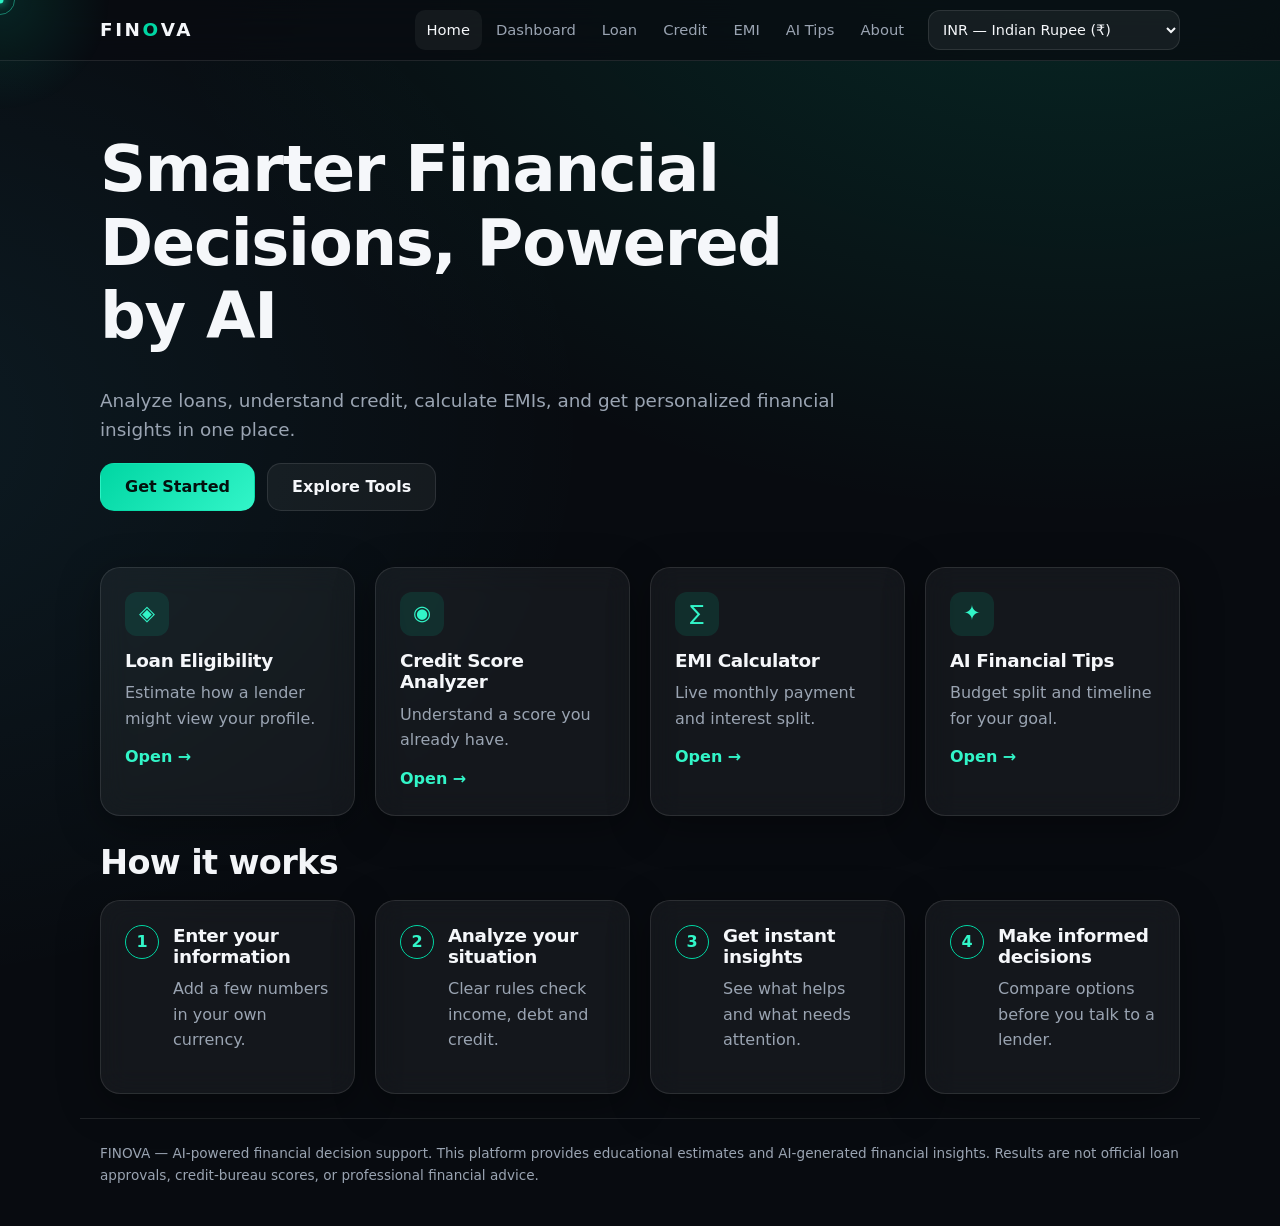
<file: project/frontend/index.html>
<!DOCTYPE html>
<html lang="en">
<head>
<meta charset="utf-8">
<meta name="viewport" content="width=device-width, initial-scale=1, viewport-fit=cover">
<title>FINOVA — Smarter Financial Decisions, Powered by AI</title>
<link rel="stylesheet" href="css/style.css">
<link rel="stylesheet" href="css/responsive.css">
<link rel="stylesheet" href="css/animations.css">
</head>
<body>
<header id="site-header"></header>
<main>
  <div class="hero">
    <h1>Smarter Financial Decisions, Powered by AI</h1>
    <p>Analyze loans, understand credit, calculate EMIs, and get personalized financial insights in one place.</p>
    <div class="row">
      <a class="btn" href="dashboard.html">Get Started</a>
      <a class="btn ghost" href="#tools-sec">Explore Tools</a>
    </div>
  </div>

  <div id="tools-sec" class="g g4 mt">
    <a class="card tool" href="loan.html"><span class="ic">◈</span><h3>Loan Eligibility</h3><p>Estimate how a lender might view your profile.</p><span class="cta">Open →</span></a>
    <a class="card tool" href="credit.html"><span class="ic">◉</span><h3>Credit Score Analyzer</h3><p>Understand a score you already have.</p><span class="cta">Open →</span></a>
    <a class="card tool" href="emi.html"><span class="ic">∑</span><h3>EMI Calculator</h3><p>Live monthly payment and interest split.</p><span class="cta">Open →</span></a>
    <a class="card tool" href="tips.html"><span class="ic">✦</span><h3>AI Financial Tips</h3><p>Budget split and timeline for your goal.</p><span class="cta">Open →</span></a>
  </div>

  <h2 class="mt">How it works</h2>
  <div class="g g4">
    <div class="card step"><b>1</b><div><h3>Enter your information</h3><p class="muted">Add a few numbers in your own currency.</p></div></div>
    <div class="card step"><b>2</b><div><h3>Analyze your situation</h3><p class="muted">Clear rules check income, debt and credit.</p></div></div>
    <div class="card step"><b>3</b><div><h3>Get instant insights</h3><p class="muted">See what helps and what needs attention.</p></div></div>
    <div class="card step"><b>4</b><div><h3>Make informed decisions</h3><p class="muted">Compare options before you talk to a lender.</p></div></div>
  </div>
</main>
<footer id="site-footer"></footer>
<script src="js/api.js"></script>
<script src="js/main.js"></script>
</body>
</html>
</file>
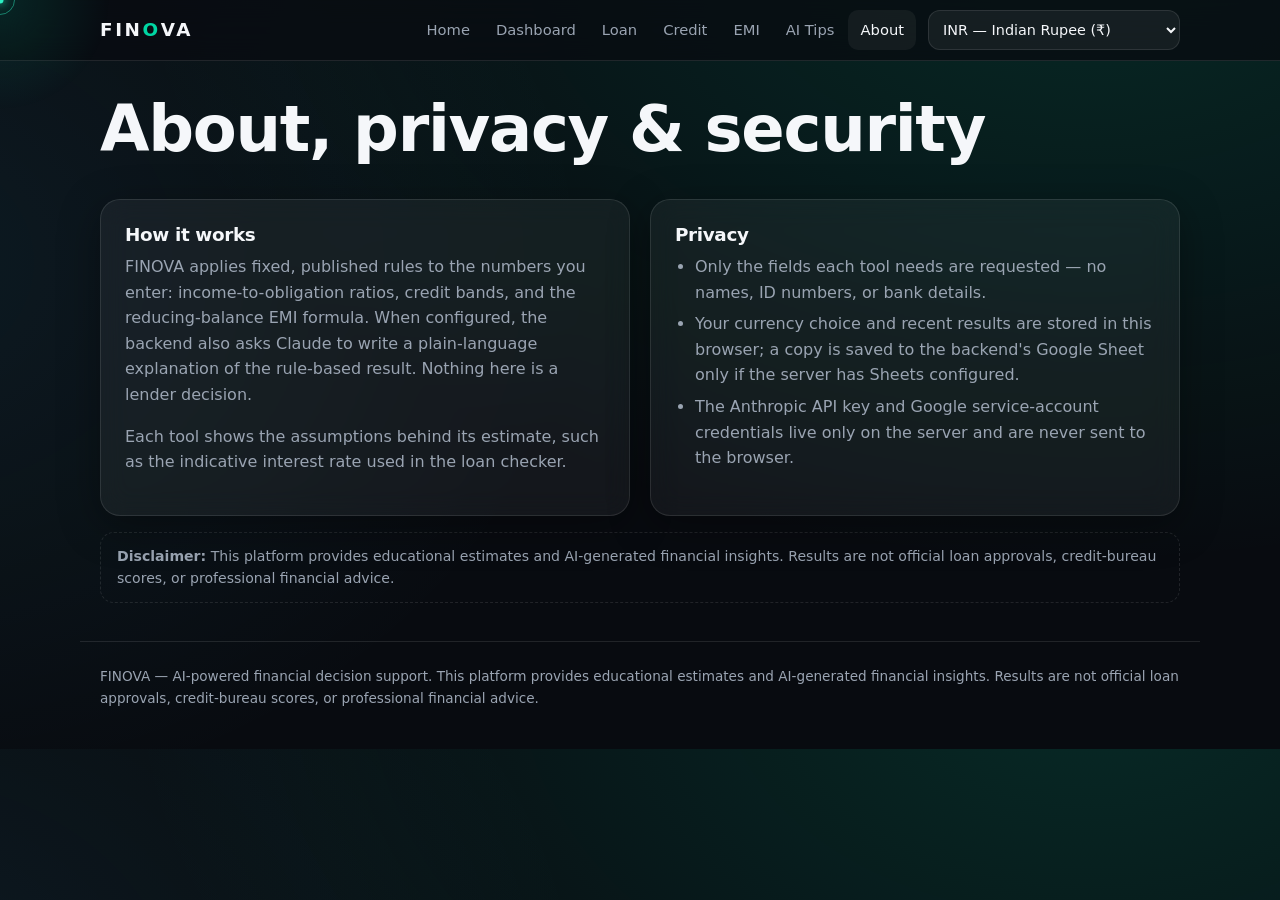
<file: project/frontend/about.html>
<!DOCTYPE html>
<html lang="en">
<head>
<meta charset="utf-8">
<meta name="viewport" content="width=device-width, initial-scale=1, viewport-fit=cover">
<title>About &amp; Privacy — FINOVA</title>
<link rel="stylesheet" href="css/style.css">
<link rel="stylesheet" href="css/responsive.css">
<link rel="stylesheet" href="css/animations.css">
</head>
<body>
<header id="site-header"></header>
<main>
  <h1>About, privacy &amp; security</h1>
  <div class="g g2">
    <div class="card">
      <h3>How it works</h3>
      <p class="muted">FINOVA applies fixed, published rules to the numbers you enter: income-to-obligation
        ratios, credit bands, and the reducing-balance EMI formula. When configured, the backend also asks
        Claude to write a plain-language explanation of the rule-based result. Nothing here is a lender
        decision.</p>
      <p class="muted">Each tool shows the assumptions behind its estimate, such as the indicative interest
        rate used in the loan checker.</p>
    </div>
    <div class="card">
      <h3>Privacy</h3>
      <ul class="pl muted">
        <li>Only the fields each tool needs are requested — no names, ID numbers, or bank details.</li>
        <li>Your currency choice and recent results are stored in this browser; a copy is saved to the
          backend's Google Sheet only if the server has Sheets configured.</li>
        <li>The Anthropic API key and Google service-account credentials live only on the server and are
          never sent to the browser.</li>
      </ul>
    </div>
  </div>
  <p class="note"><b>Disclaimer:</b> This platform provides educational estimates and AI-generated financial
    insights. Results are not official loan approvals, credit-bureau scores, or professional financial
    advice.</p>
</main>
<footer id="site-footer"></footer>
<script src="js/api.js"></script>
<script src="js/main.js"></script>
</body>
</html>
</file>
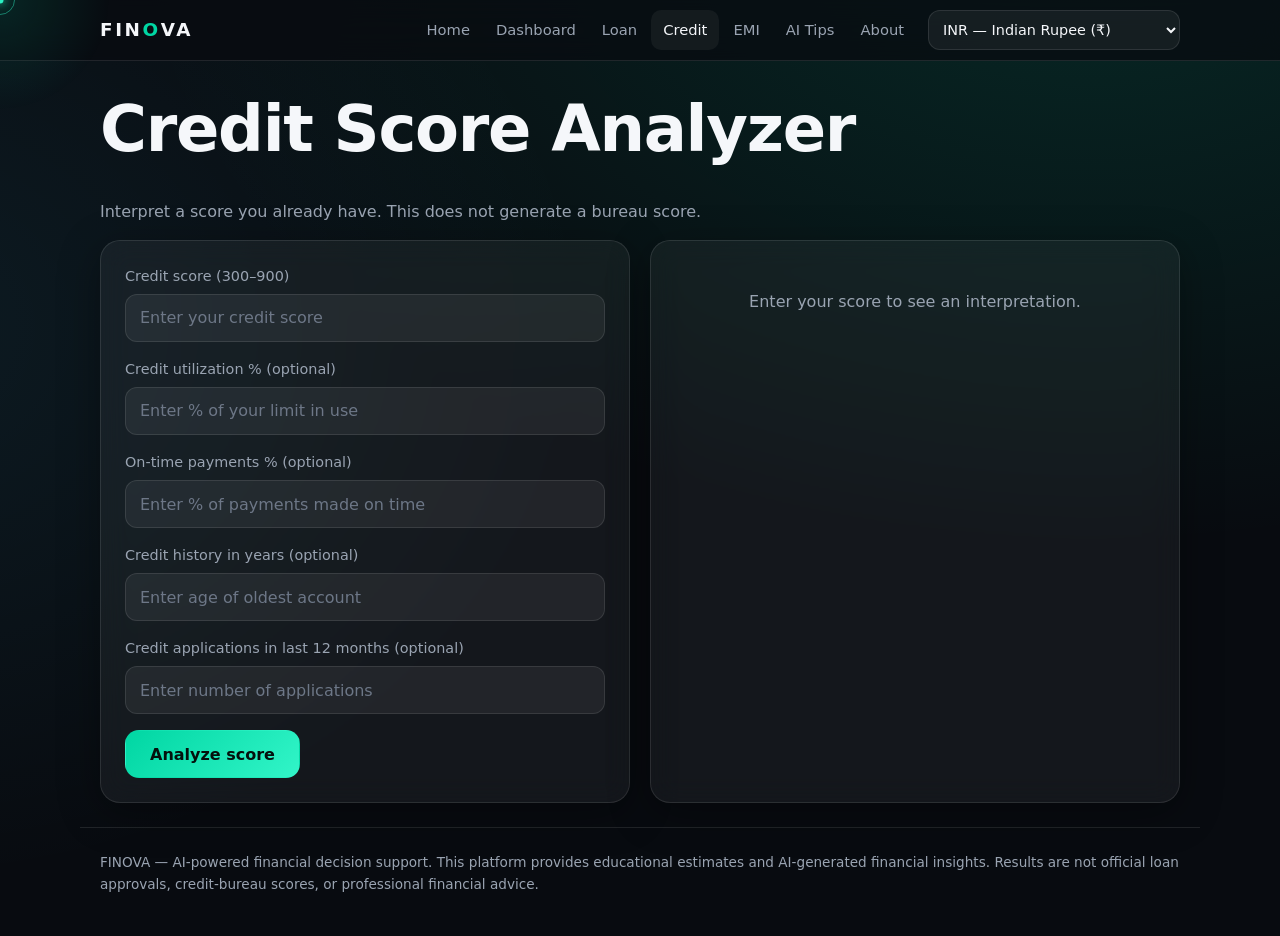
<file: project/frontend/credit.html>
<!DOCTYPE html>
<html lang="en">
<head>
<meta charset="utf-8">
<meta name="viewport" content="width=device-width, initial-scale=1, viewport-fit=cover">
<title>Credit Score Analyzer — FINOVA</title>
<link rel="stylesheet" href="css/style.css">
<link rel="stylesheet" href="css/responsive.css">
<link rel="stylesheet" href="css/animations.css">
</head>
<body>
<header id="site-header"></header>
<main>
  <h1>Credit Score Analyzer</h1>
  <p class="muted">Interpret a score you already have. This does not generate a bureau score.</p>
  <div class="g g2">
    <form class="card" id="cr-f" novalidate>
      <div data-f="c-s|Credit score (300–900)|Enter your credit score|n"></div>
      <div data-f="c-u|Credit utilization % (optional)|Enter % of your limit in use|n"></div>
      <div data-f="c-p|On-time payments % (optional)|Enter % of payments made on time|n"></div>
      <div data-f="c-h|Credit history in years (optional)|Enter age of oldest account|n"></div>
      <div data-f="c-i|Credit applications in last 12 months (optional)|Enter number of applications|n"></div>
      <button class="btn" type="submit">Analyze score</button>
    </form>
    <div class="card" id="cr-res" aria-live="polite"><p class="empty">Enter your score to see an interpretation.</p></div>
  </div>
</main>
<footer id="site-footer"></footer>
<script src="js/api.js"></script>
<script src="js/main.js"></script>
<script src="js/credit.js"></script>
</body>
</html>
</file>
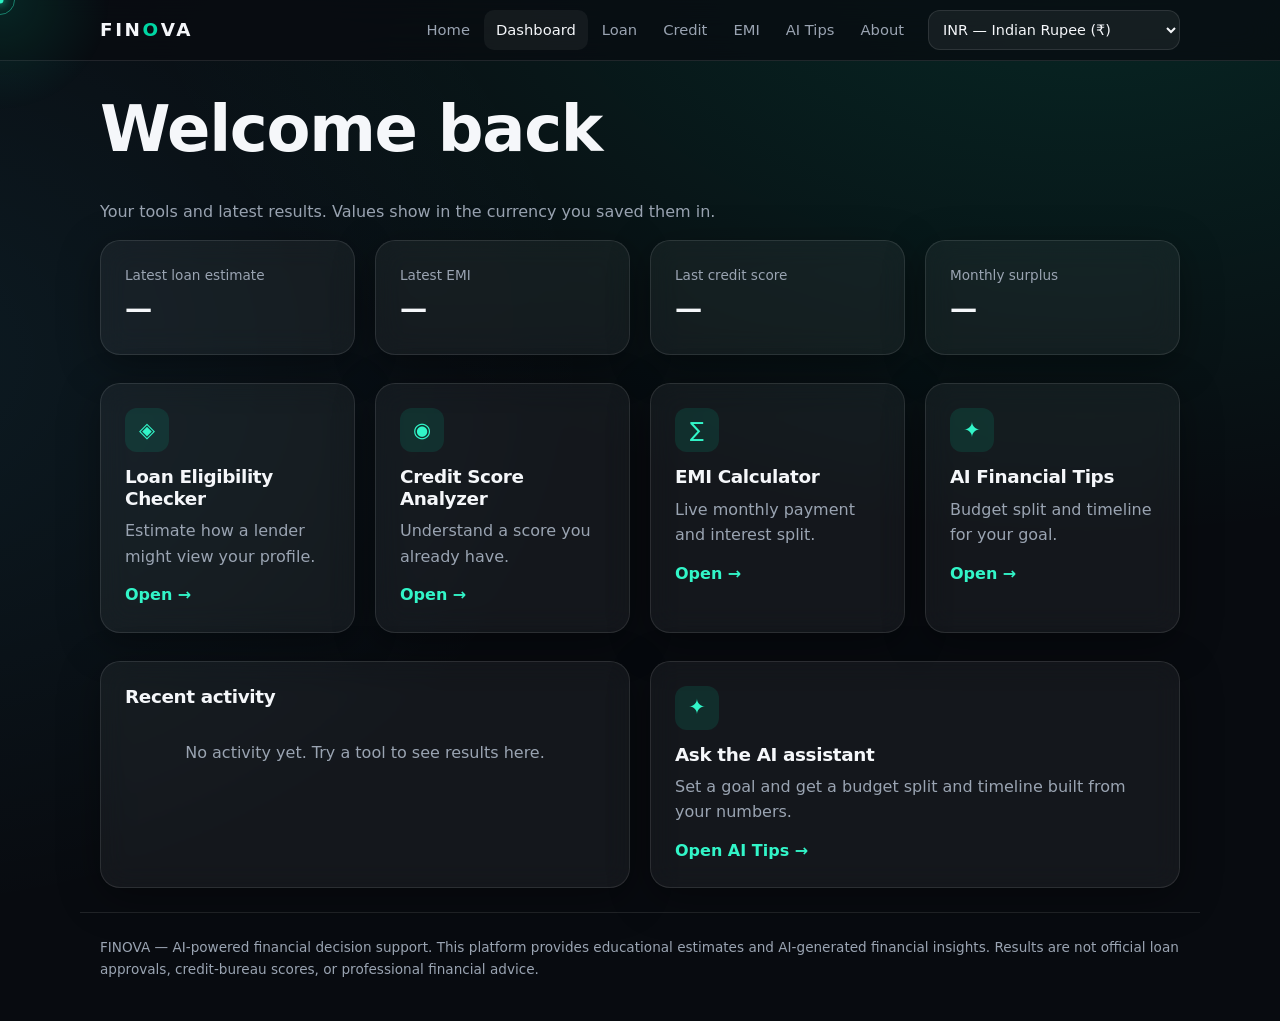
<file: project/frontend/dashboard.html>
<!DOCTYPE html>
<html lang="en">
<head>
<meta charset="utf-8">
<meta name="viewport" content="width=device-width, initial-scale=1, viewport-fit=cover">
<title>Dashboard — FINOVA</title>
<link rel="stylesheet" href="css/style.css">
<link rel="stylesheet" href="css/responsive.css">
<link rel="stylesheet" href="css/animations.css">
</head>
<body>
<header id="site-header"></header>
<main>
  <h1>Welcome back</h1>
  <p class="muted">Your tools and latest results. Values show in the currency you saved them in.</p>

  <div class="g g4" id="ov"></div>

  <div class="g g4 mt">
    <a class="card tool" href="loan.html"><span class="ic">◈</span><h3>Loan Eligibility Checker</h3><p>Estimate how a lender might view your profile.</p><span class="cta">Open →</span></a>
    <a class="card tool" href="credit.html"><span class="ic">◉</span><h3>Credit Score Analyzer</h3><p>Understand a score you already have.</p><span class="cta">Open →</span></a>
    <a class="card tool" href="emi.html"><span class="ic">∑</span><h3>EMI Calculator</h3><p>Live monthly payment and interest split.</p><span class="cta">Open →</span></a>
    <a class="card tool" href="tips.html"><span class="ic">✦</span><h3>AI Financial Tips</h3><p>Budget split and timeline for your goal.</p><span class="cta">Open →</span></a>
  </div>

  <div class="g g2 mt">
    <div class="card">
      <h3>Recent activity</h3>
      <div id="recent"></div>
    </div>
    <a class="card tool" href="tips.html">
      <span class="ic">✦</span><h3>Ask the AI assistant</h3>
      <p>Set a goal and get a budget split and timeline built from your numbers.</p>
      <span class="cta">Open AI Tips →</span>
    </a>
  </div>
</main>
<footer id="site-footer"></footer>
<script src="js/api.js"></script>
<script src="js/main.js"></script>
<script>
document.addEventListener('DOMContentLoaded', () => {
  const F = window.Finova;
  const recent = F.store.get('fin_recent', []);
  const byTool = (t) => recent.find((x) => x.tool === t);
  const loan = byTool('loan'), emiRec = byTool('emi'), credit = byTool('credit'), tips = byTool('tips');
  const cards = [
    ['Latest loan estimate', loan ? loan.summary : null],
    ['Latest EMI', emiRec ? F.fmt(emiRec.vals.emi, emiRec.cur) : (loan ? F.fmt(loan.vals.emi, loan.cur) : null)],
    ['Last credit score', credit ? credit.vals.score : null],
    ['Monthly surplus', tips ? F.fmt(tips.vals.surplus, tips.cur) : null],
  ];
  document.getElementById('ov').innerHTML = cards.map(([label, value]) =>
    `<div class="card"><div class="sl">${label}</div><div class="stat">${value ?? '—'}</div></div>`).join('');

  const NAMES = { loan: 'Loan check', credit: 'Credit analysis', emi: 'EMI calculation', tips: 'Financial tips' };
  document.getElementById('recent').innerHTML = recent.length
    ? `<ul class="fac">${recent.slice(0, 5).map((x) =>
        `<li><span class="lv">${NAMES[x.tool]}</span><span class="tx">${F.esc(String(x.summary))} · ${x.cur} · ${new Date(x.ts).toLocaleDateString()}</span></li>`).join('')}</ul>`
    : '<p class="empty">No activity yet. Try a tool to see results here.</p>';
});
</script>
</body>
</html>
</file>
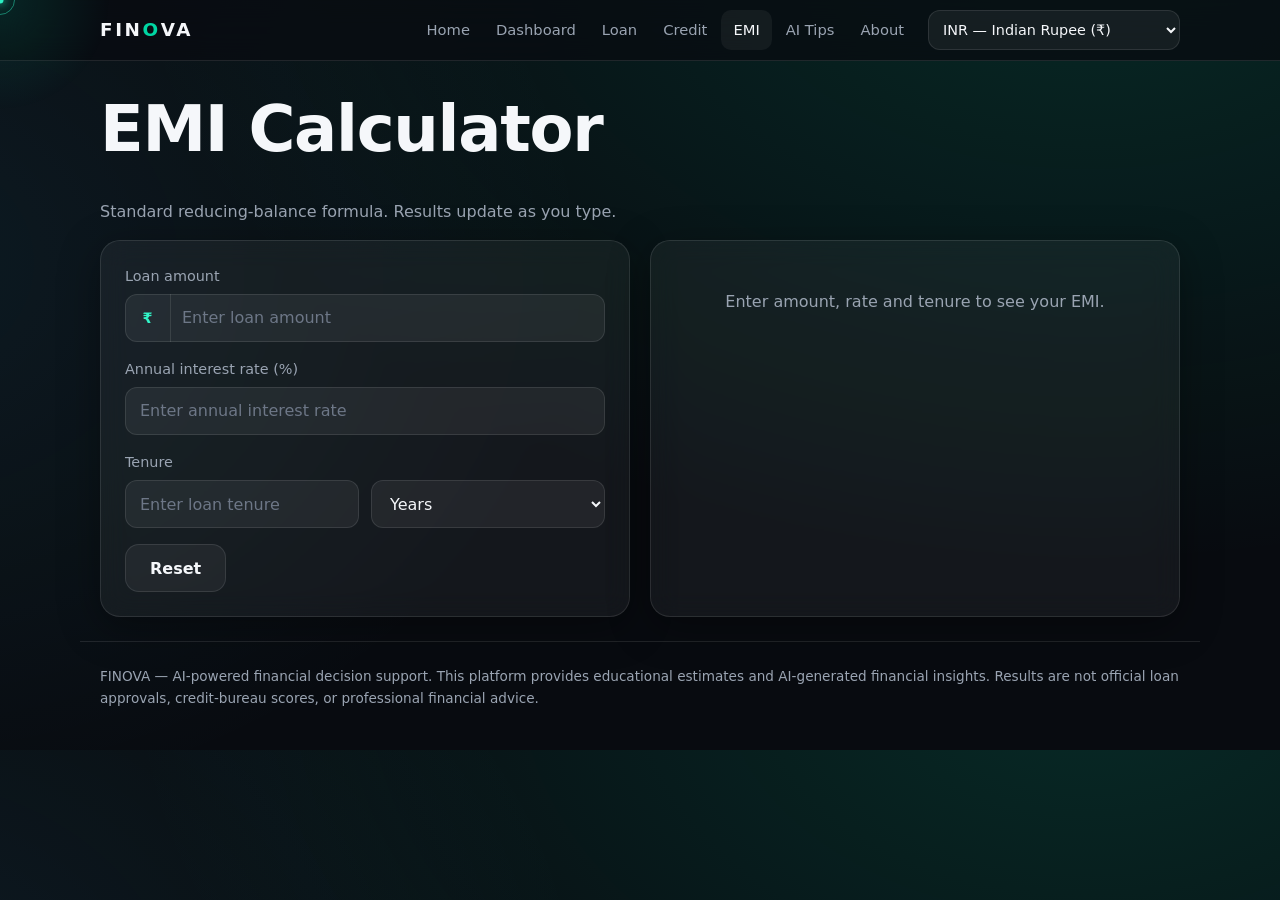
<file: project/frontend/emi.html>
<!DOCTYPE html>
<html lang="en">
<head>
<meta charset="utf-8">
<meta name="viewport" content="width=device-width, initial-scale=1, viewport-fit=cover">
<title>EMI Calculator — FINOVA</title>
<link rel="stylesheet" href="css/style.css">
<link rel="stylesheet" href="css/responsive.css">
<link rel="stylesheet" href="css/animations.css">
</head>
<body>
<header id="site-header"></header>
<main>
  <h1>EMI Calculator</h1>
  <p class="muted">Standard reducing-balance formula. Results update as you type.</p>
  <div class="g g2">
    <div class="card">
      <div data-f="e-amt|Loan amount|Enter loan amount|m"></div>
      <div data-f="e-rate|Annual interest rate (%)|Enter annual interest rate|n"></div>
      <div class="field">
        <label for="e-ten">Tenure</label>
        <div class="two">
          <input id="e-ten" type="text" inputmode="numeric" autocomplete="off" placeholder="Enter loan tenure">
          <select id="e-unit" aria-label="Tenure unit">
            <option value="y">Years</option>
            <option value="m">Months</option>
          </select>
        </div>
        <p class="err" id="e-ten-e" role="alert"></p>
      </div>
      <button class="btn ghost" id="emi-reset" type="button">Reset</button>
    </div>
    <div class="card" id="emi-res" aria-live="polite"><p class="empty">Enter amount, rate and tenure to see your EMI.</p></div>
  </div>
</main>
<footer id="site-footer"></footer>
<script src="js/api.js"></script>
<script src="js/main.js"></script>
<script src="js/emi.js"></script>
</body>
</html>
</file>
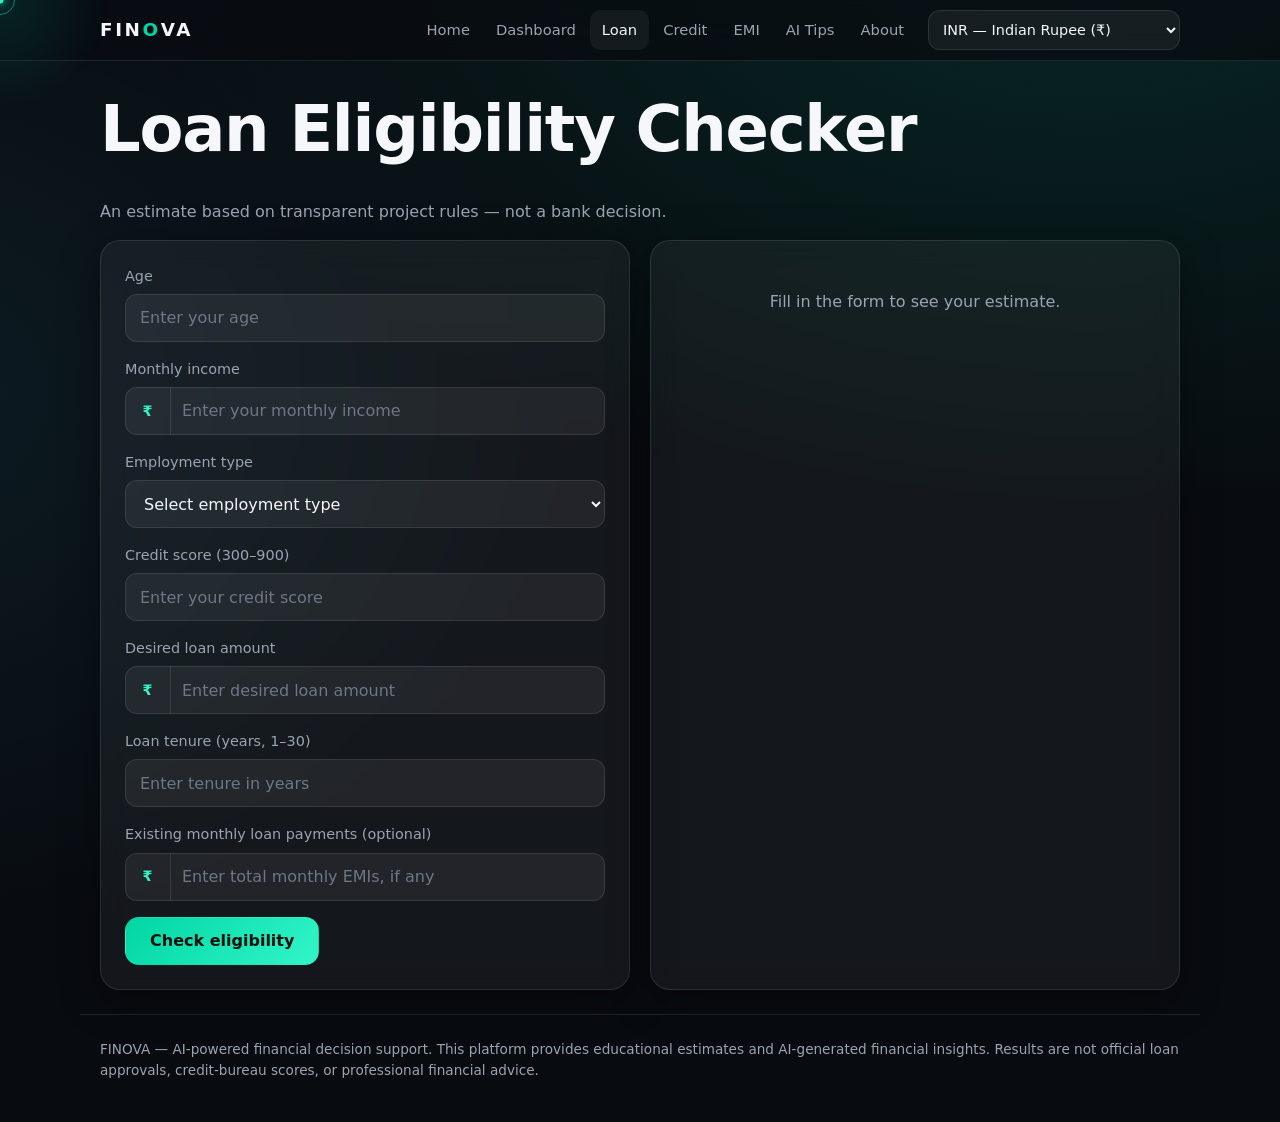
<file: project/frontend/loan.html>
<!DOCTYPE html>
<html lang="en">
<head>
<meta charset="utf-8">
<meta name="viewport" content="width=device-width, initial-scale=1, viewport-fit=cover">
<title>Loan Eligibility Checker — FINOVA</title>
<link rel="stylesheet" href="css/style.css">
<link rel="stylesheet" href="css/responsive.css">
<link rel="stylesheet" href="css/animations.css">
</head>
<body>
<header id="site-header"></header>
<main>
  <h1>Loan Eligibility Checker</h1>
  <p class="muted">An estimate based on transparent project rules — not a bank decision.</p>
  <div class="g g2">
    <form class="card" id="loan-f" novalidate>
      <div data-f="l-age|Age|Enter your age|n"></div>
      <div data-f="l-inc|Monthly income|Enter your monthly income|m"></div>
      <div class="field">
        <label for="l-emp">Employment type</label>
        <select id="l-emp">
          <option value="">Select employment type</option>
          <option value="salaried">Salaried</option>
          <option value="self">Self-employed</option>
          <option value="business">Business owner</option>
          <option value="retired">Retired / pension</option>
          <option value="unemployed">Currently not earning</option>
        </select>
        <p class="err" id="l-emp-e" role="alert"></p>
      </div>
      <div data-f="l-cs|Credit score (300–900)|Enter your credit score|n"></div>
      <div data-f="l-amt|Desired loan amount|Enter desired loan amount|m"></div>
      <div data-f="l-yrs|Loan tenure (years, 1–30)|Enter tenure in years|n"></div>
      <div data-f="l-debt|Existing monthly loan payments (optional)|Enter total monthly EMIs, if any|m"></div>
      <button class="btn" type="submit">Check eligibility</button>
    </form>
    <div class="card" id="loan-res" aria-live="polite"><p class="empty">Fill in the form to see your estimate.</p></div>
  </div>
</main>
<footer id="site-footer"></footer>
<script src="js/api.js"></script>
<script src="js/main.js"></script>
<script src="js/loan.js"></script>
</body>
</html>
</file>
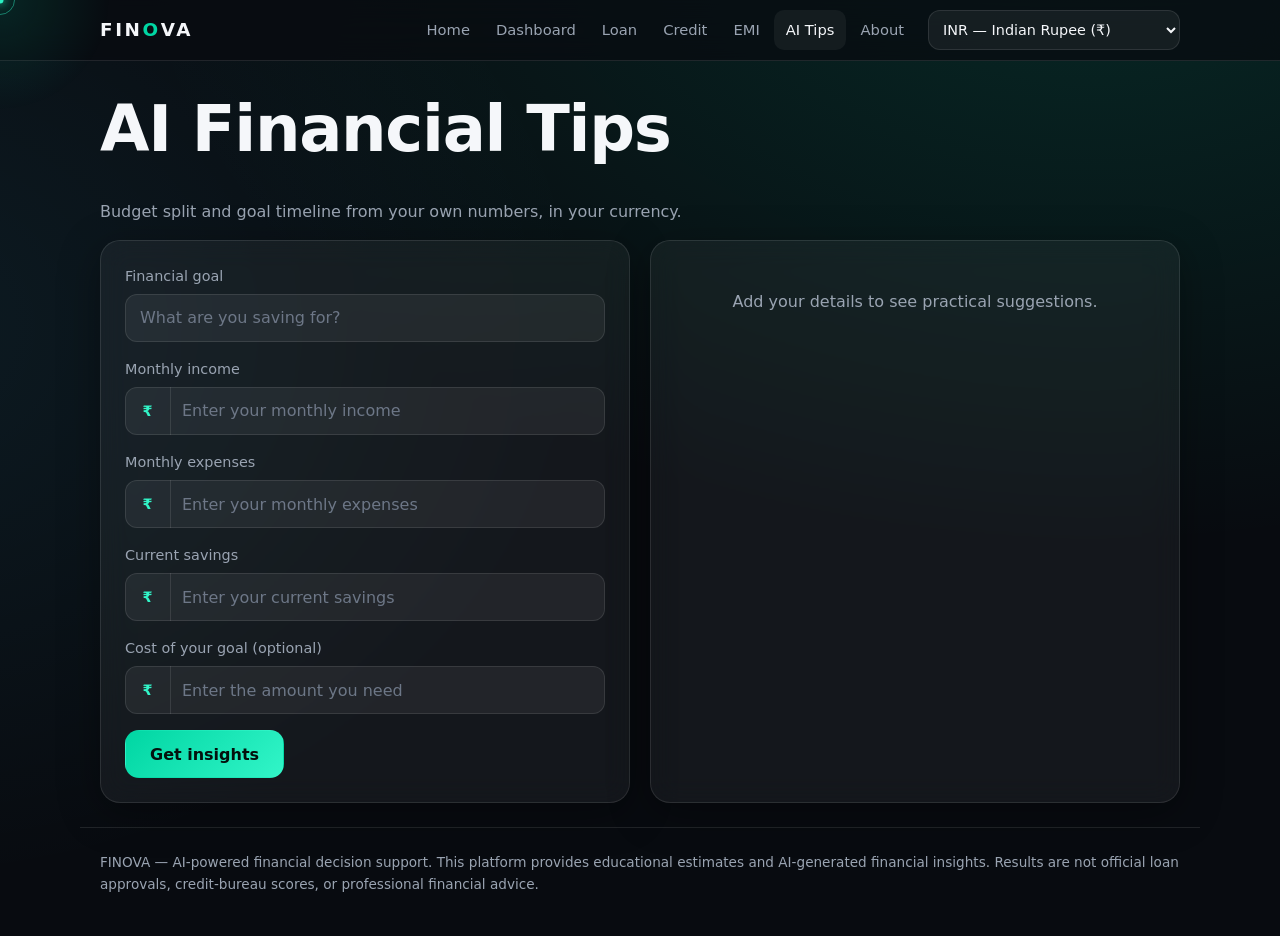
<file: project/frontend/tips.html>
<!DOCTYPE html>
<html lang="en">
<head>
<meta charset="utf-8">
<meta name="viewport" content="width=device-width, initial-scale=1, viewport-fit=cover">
<title>AI Financial Tips — FINOVA</title>
<link rel="stylesheet" href="css/style.css">
<link rel="stylesheet" href="css/responsive.css">
<link rel="stylesheet" href="css/animations.css">
</head>
<body>
<header id="site-header"></header>
<main>
  <h1>AI Financial Tips</h1>
  <p class="muted">Budget split and goal timeline from your own numbers, in your currency.</p>
  <div class="g g2">
    <form class="card" id="tp-f" novalidate>
      <div class="field">
        <label for="t-goal">Financial goal</label>
        <input id="t-goal" maxlength="120" autocomplete="off" placeholder="What are you saving for?">
        <p class="err" id="t-goal-e" role="alert"></p>
      </div>
      <div data-f="t-inc|Monthly income|Enter your monthly income|m"></div>
      <div data-f="t-exp|Monthly expenses|Enter your monthly expenses|m"></div>
      <div data-f="t-sav|Current savings|Enter your current savings|m"></div>
      <div data-f="t-tar|Cost of your goal (optional)|Enter the amount you need|m"></div>
      <button class="btn" type="submit">Get insights</button>
    </form>
    <div class="card" id="tp-res" aria-live="polite"><p class="empty">Add your details to see practical suggestions.</p></div>
  </div>
</main>
<footer id="site-footer"></footer>
<script src="js/api.js"></script>
<script src="js/main.js"></script>
<script src="js/tips.js"></script>
</body>
</html>
</file>
<file: project/frontend/css/style.css>
:root{
  --bg:#080B10;--bg2:#10151D;--a:#00D6A3;--a2:#32F5C8;--ai:#42D9FF;
  --t:#F5F7FA;--t2:#9AA4B2;--w:#F5B942;--e:#FF5C70;--g:rgba(255,255,255,.05);--b:rgba(255,255,255,.1);
  color-scheme:dark;box-sizing:border-box;
  padding-top:env(safe-area-inset-top,0px);padding-bottom:env(safe-area-inset-bottom,0px);
}
*,*:before,*:after{box-sizing:inherit}
html{scroll-padding-top:env(safe-area-inset-top,0px)}
body{
  margin:0;color:var(--t);
  font:16px/1.6 "Segoe UI",system-ui,-apple-system,Roboto,sans-serif;
  background:
    radial-gradient(60rem 40rem at 85% -10%,rgba(0,214,163,.15),transparent),
    radial-gradient(45rem 35rem at -10% 35%,rgba(66,217,255,.08),transparent),
    var(--bg);
  overflow-x:hidden;
}
a{color:var(--a2);text-decoration:none}
h1,h2,h3{line-height:1.15;margin:0 0 .5em;letter-spacing:-.02em}
h1{font-size:clamp(2.2rem,5.5vw,4rem)}
h2{font-size:clamp(1.5rem,3vw,2.1rem)}
h3{font-size:1.15rem}
p{margin:0 0 1em}
.muted{color:var(--t2)}
:focus-visible{outline:2px solid var(--ai);outline-offset:3px;border-radius:8px}

/* header / nav */
header{position:sticky;top:env(safe-area-inset-top,0px);z-index:20;
  backdrop-filter:blur(16px);-webkit-backdrop-filter:blur(16px);
  background:rgba(8,11,16,.75);border-bottom:1px solid var(--b);}
.bar{max-width:1120px;margin:auto;padding:10px 20px;display:flex;align-items:center;gap:12px;position:relative}
.logo{font-weight:800;letter-spacing:.14em;color:var(--t);font-size:1.15rem}
.logo b{color:var(--a)}
nav{display:flex;gap:2px;margin-left:auto}
nav a{color:var(--t2);padding:8px 12px;border-radius:10px;font-size:.92rem}
nav a:hover,nav a.on{color:var(--t);background:var(--g)}
#menu{display:none;background:var(--g);border:1px solid var(--b);color:var(--t);border-radius:10px;padding:8px 12px;font-size:1rem}

/* form controls */
select,input,textarea{
  font:inherit;font-size:16px;color:var(--t);
  background:rgba(255,255,255,.06);border:1px solid var(--b);
  border-radius:12px;min-height:48px;padding:10px 14px;width:100%;
}
select option{background:var(--bg2)}
input::placeholder,textarea::placeholder{color:#6d7787}
input:focus,select:focus,textarea:focus{border-color:var(--a);box-shadow:0 0 0 3px rgba(0,214,163,.18);outline:none}
#cur-sel{width:auto;min-height:40px;padding:6px 10px;font-size:.9rem}
input[aria-invalid=true],select[aria-invalid=true]{border-color:var(--e)}

main{max-width:1120px;margin:auto;padding:32px 20px 24px}
main.enter{animation:in .35s ease}
@keyframes in{from{opacity:0;transform:translateY(8px)}}

/* cards */
.card{
  position:relative;background:var(--g);border:1px solid var(--b);border-radius:20px;padding:24px;
  backdrop-filter:blur(14px);-webkit-backdrop-filter:blur(14px);
  box-shadow:0 10px 40px rgba(0,0,0,.35);transition:transform .25s,border-color .25s;color:var(--t);
}
.card:before{
  content:"";position:absolute;inset:0;border-radius:inherit;
  background:radial-gradient(320px circle at var(--mx,50%) var(--my,0%),rgba(0,214,163,.13),transparent 60%);
  opacity:0;transition:opacity .3s;pointer-events:none;
}
.card:hover:before{opacity:1}
a.card{display:block}
a.card:hover{transform:translateY(-4px);border-color:rgba(0,214,163,.45)}
.tool p{color:var(--t2);margin-bottom:.8em}
.cta{color:var(--a2);font-weight:600}
.ic{display:grid;place-items:center;width:44px;height:44px;border-radius:12px;background:rgba(0,214,163,.12);color:var(--a2);font-size:1.3rem;margin-bottom:14px}

.g{display:grid;gap:20px}
.g2{grid-template-columns:repeat(2,1fr)}
.g3{grid-template-columns:repeat(3,1fr)}
.g4{grid-template-columns:repeat(4,1fr)}
.mt{margin-top:28px}

.btn{
  display:inline-flex;align-items:center;justify-content:center;gap:8px;min-height:48px;padding:0 24px;
  border-radius:14px;border:1px solid transparent;font:inherit;font-weight:700;cursor:pointer;
  color:#04110d;background:linear-gradient(135deg,var(--a),var(--a2));
  box-shadow:0 0 0 rgba(0,214,163,0);transition:box-shadow .25s,transform .12s;
}
.btn:hover{box-shadow:0 0 28px rgba(0,214,163,.4)}
.btn:active{transform:scale(.97)}
.btn[disabled]{opacity:.6;cursor:not-allowed;box-shadow:none}
.btn.ghost{background:var(--g);color:var(--t);border-color:var(--b)}
.btn.ghost:hover{box-shadow:0 0 20px rgba(66,217,255,.2)}
.row{display:flex;gap:12px;flex-wrap:wrap}

.hero{padding:40px 0 28px;max-width:760px}
.hero p{font-size:1.15rem;color:var(--t2)}

.field{margin-bottom:16px}
label{display:block;font-size:.9rem;color:var(--t2);margin-bottom:6px}
.in{position:relative}
.money input{padding-left:56px}
.cur{position:absolute;left:0;top:0;bottom:0;min-width:46px;padding:0 8px;display:grid;place-items:center;color:var(--a2);font-weight:700;border-right:1px solid var(--b);font-size:.9rem;pointer-events:none}
.err{color:var(--e);font-size:.85rem;margin:4px 0 0;min-height:0}
.err:empty{display:none}
.err:not(:empty):before{content:"⚠ "}
.two{display:grid;grid-template-columns:1fr 1fr;gap:12px}

.badge{display:inline-flex;gap:8px;align-items:center;padding:6px 14px;border-radius:99px;font-weight:700;border:1px solid}
.badge.good{color:var(--a2);border-color:var(--a);background:rgba(0,214,163,.1)}
.badge.mid{color:var(--w);border-color:var(--w);background:rgba(245,185,66,.1)}
.badge.low{color:var(--e);border-color:var(--e);background:rgba(255,92,112,.1)}

.fac{list-style:none;margin:0;padding:0}
.fac li{display:flex;gap:12px;padding:12px 0;border-top:1px solid var(--b)}
.fac .lv{flex:none;font-weight:700;min-width:96px}
.fac .good{color:var(--a2)}
.fac .mid{color:var(--w)}
.fac .low{color:var(--e)}
.fac span.tx{color:var(--t2)}
.fac b{color:var(--t)}

.meter{height:10px;border-radius:9px;background:linear-gradient(90deg,var(--e),var(--w),var(--a));position:relative;margin:14px 0 20px}
.meter i{position:absolute;top:-5px;width:4px;height:20px;background:#fff;border-radius:3px;transform:translateX(-2px);box-shadow:0 0 10px #fff}

.stat{font-size:1.7rem;font-weight:800;letter-spacing:-.02em;color:var(--t)}
.stat.big{font-size:2.6rem;color:var(--a2)}
.sl{font-size:.85rem;color:var(--t2)}

.donut{width:150px;height:150px;border-radius:50%;position:relative;flex:none}
.donut:after{content:"";position:absolute;inset:26px;border-radius:50%;background:#0d121a}
.lg{display:flex;gap:8px;align-items:center;font-size:.9rem;color:var(--t2)}
.lg i{width:12px;height:12px;border-radius:4px}

.note{border:1px dashed var(--b);border-radius:14px;padding:12px 16px;font-size:.88rem;color:var(--t2);margin-top:16px}
.ai{color:var(--ai);font-weight:700}
.empty{color:var(--t2);text-align:center;padding:24px 0}
ul.pl{padding-left:20px;margin:0 0 1em}
ul.pl li{margin-bottom:6px}

.step{display:flex;gap:14px}
.step b{flex:none;display:grid;place-items:center;width:34px;height:34px;border-radius:50%;border:1px solid var(--a);color:var(--a2)}

footer{max-width:1120px;margin:auto;padding:24px 20px 40px;color:var(--t2);font-size:.85rem;border-top:1px solid var(--b)}

#toast{position:fixed;left:50%;bottom:calc(20px + env(safe-area-inset-bottom,0px));transform:translateX(-50%);
  background:var(--bg2);border:1px solid var(--a);padding:10px 18px;border-radius:14px;z-index:40;font-size:.9rem;max-width:90vw;}
#toast:empty{display:none}

.spinner{width:16px;height:16px;border-radius:50%;border:2px solid rgba(4,17,13,.35);border-top-color:#04110d;display:inline-block;animation:spin .7s linear infinite}
@keyframes spin{to{transform:rotate(360deg)}}
.pulse{display:inline-flex;gap:5px}
.pulse i{width:7px;height:7px;border-radius:50%;background:var(--ai);animation:pulse 1s ease-in-out infinite}
.pulse i:nth-child(2){animation-delay:.15s}
.pulse i:nth-child(3){animation-delay:.3s}
@keyframes pulse{0%,80%,100%{opacity:.25;transform:scale(.8)}40%{opacity:1;transform:scale(1)}}
</file>
<file: project/frontend/css/responsive.css>
@media (max-width:1000px){
  .g4{grid-template-columns:repeat(2,1fr)}
  .g3{grid-template-columns:1fr 1fr}
}
@media (max-width:860px){
  #menu{display:block}
  nav{display:none;position:absolute;top:100%;left:0;right:0;flex-direction:column;padding:12px 20px;background:var(--bg2);border-bottom:1px solid var(--b)}
  nav.open{display:flex}
  nav a{padding:14px 12px}
  #cur-sel{margin-left:auto}
  .g2{grid-template-columns:1fr}
}
@media (max-width:600px){
  .g4,.g3,.two{grid-template-columns:1fr}
  main{padding-top:20px}
  .card{padding:18px}
  .btn{width:100%}
  .fac li{flex-direction:column;gap:2px}
}
</file>
<file: project/frontend/css/animations.css>
#cd,#cg,#cr{position:fixed;left:0;top:0;pointer-events:none;z-index:99;display:none;border-radius:50%}
body.cc #cd,body.cc #cg,body.cc #cr{display:block}
#cd{width:7px;height:7px;background:var(--a2);box-shadow:0 0 10px var(--a2)}
#cg{width:240px;height:240px;background:radial-gradient(circle,rgba(0,214,163,.13),transparent 65%)}
#cr{width:30px;height:30px;border:1px solid rgba(50,245,200,.45);transition:width .2s,height .2s,background .2s}
#cr.big{width:52px;height:52px;background:rgba(0,214,163,.08)}
body.cc a,body.cc button{cursor:none}

@media (prefers-reduced-motion:reduce){
  *,*:before,*:after{animation:none!important;transition:none!important;scroll-behavior:auto!important}
}
</file>
